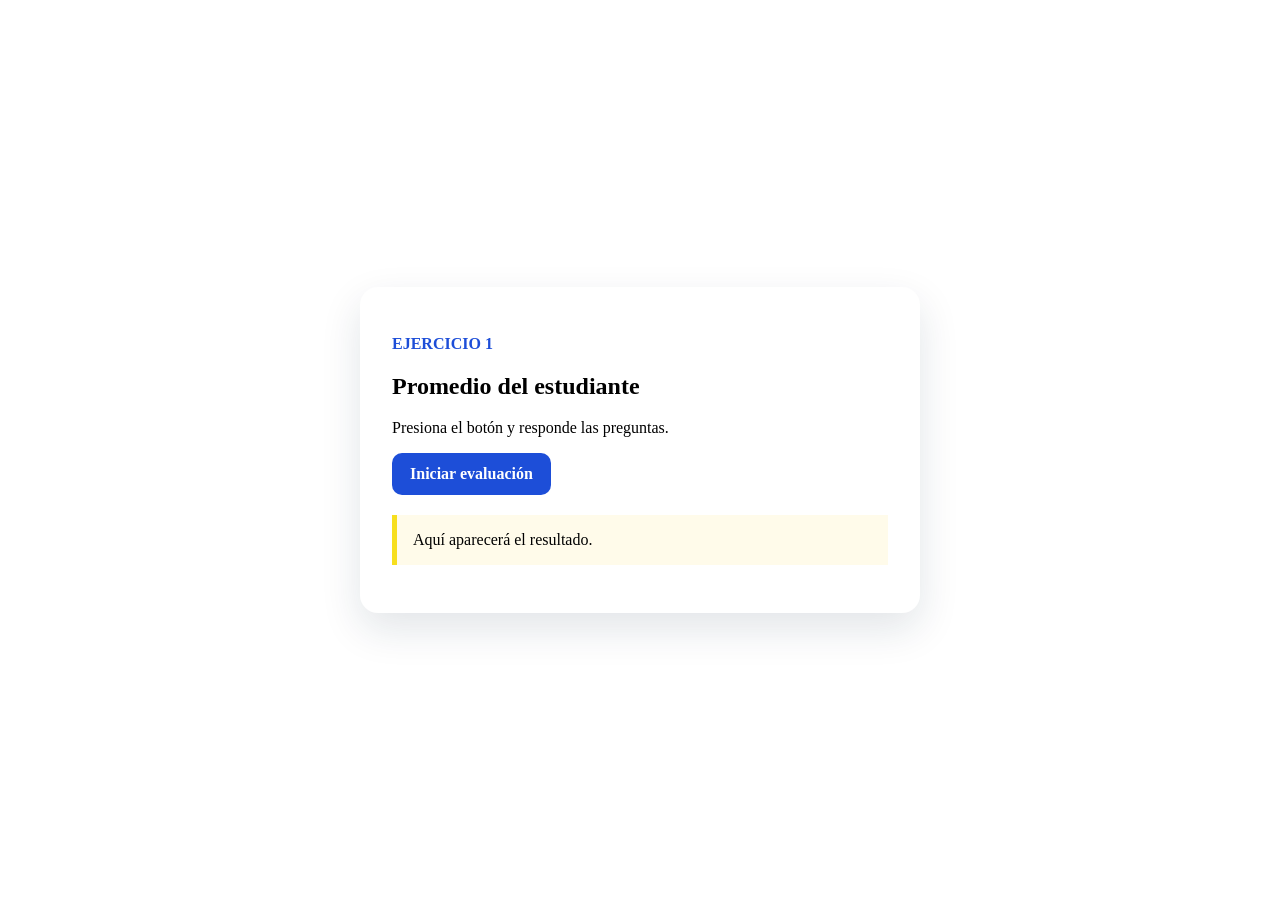
<file: laboratorio-javascript/ejercicio-01-interaccion/index.html>
<!DOCTYPE html> 
<html lang="es"> 
<head> 
  <meta charset="UTF-8"> 
  <meta name="viewport" content="width=device-width, initial-scale=1.0"> 
  <title>Promedio del estudiante</title> 
  <link rel="stylesheet" href="styles.css"> 
  <script src="app.js" defer></script> 
</head> 
<body> 
  <main class="contenedor"> 
    <section class="tarjeta"> 
      <p class="etiqueta">Ejercicio 1</p> 
      <h1>Promedio del estudiante</h1> 
      <p>Presiona el botón y responde las preguntas.</p> 
 
      <button id="btnIniciar" type="button">Iniciar evaluación</button> 
      <p id="salida" class="resultado" aria-live="polite"> 
        Aquí aparecerá el resultado. 
      </p> 
    </section> 
  </main> 
</body> 
</html>
</file>
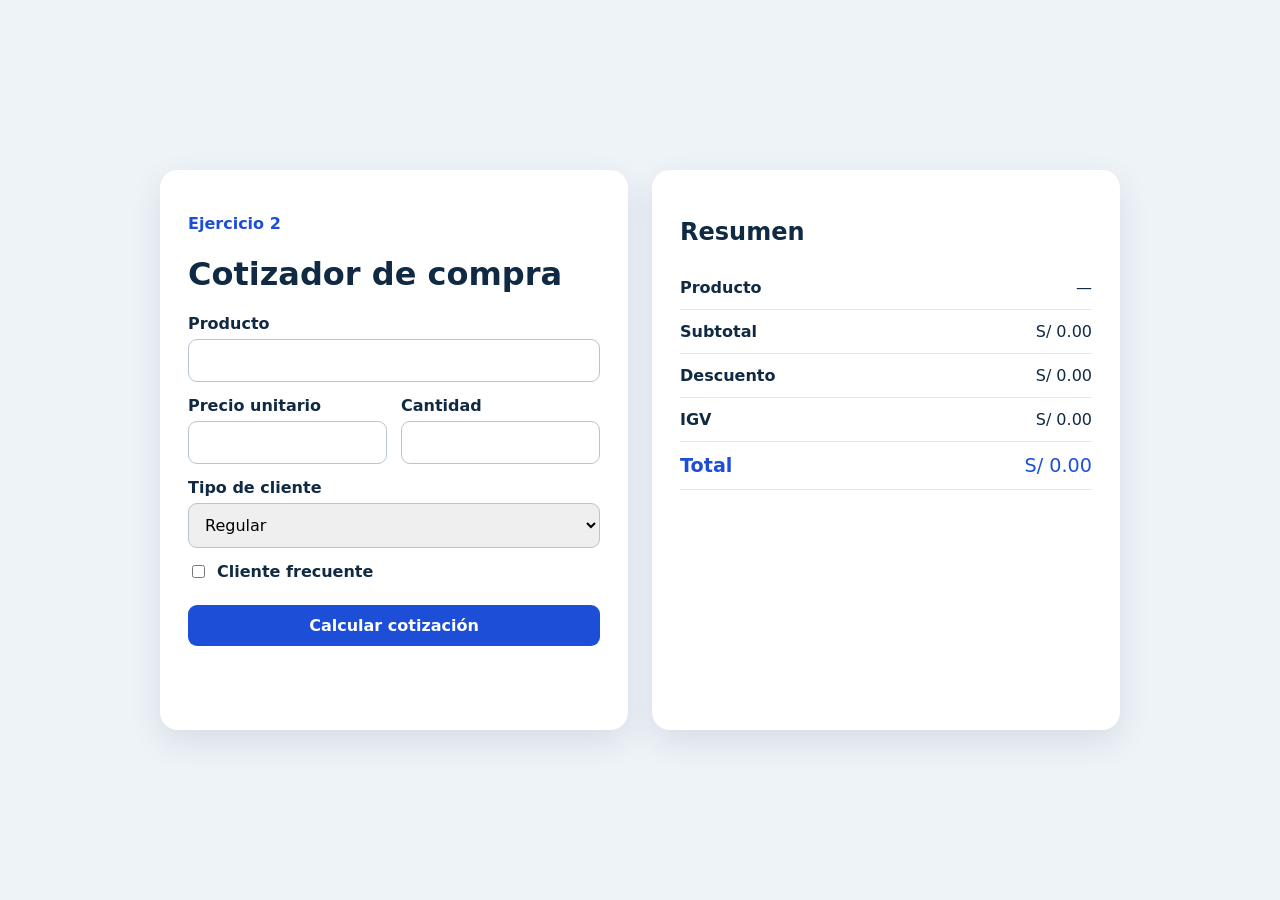
<file: laboratorio-javascript/ejercicio-02-cotizador/index.html>
<!DOCTYPE html> 
<html lang="es"> 
<head> 
  <meta charset="UTF-8"> 
  <meta name="viewport" content="width=device-width, initial-scale=1.0"> 
  <title>Cotizador de compra</title> 
  <link rel="stylesheet" href="styles.css"> 
  <script src="app.js" defer></script> 
</head> 
<body> 
  <main class="contenedor"> 
    <form id="formCotizador" class="panel"> 
      <p class="etiqueta">Ejercicio 2</p> 
      <h1>Cotizador de compra</h1> 
 
      <label for="producto">Producto</label> 
      <input id="producto" type="text" required> 
 
      <div class="fila"> 
        <div> 
          <label for="precio">Precio unitario</label> 
          <input id="precio" type="number" min="0.01" step="0.01" required> 
        </div> 
        <div> 
          <label for="cantidad">Cantidad</label> 
          <input id="cantidad" type="number" min="1" step="1" required> 
        </div> 
      </div> 
 
      <label for="tipoCliente">Tipo de cliente</label> 
      <select id="tipoCliente"> 
        <option value="regular">Regular</option> 
        <option value="corporativo">Corporativo</option> 
      </select> 
 
      <label class="check"> 
        <input id="esFrecuente" type="checkbox"> 
        Cliente frecuente 
      </label> 
 
      <button type="submit">Calcular cotización</button> 
      <p id="mensajeError" class="error" aria-live="assertive"></p> 
    </form> 
 
    <section class="panel resumen" aria-labelledby="tituloResumen"> 
      <h2 id="tituloResumen">Resumen</h2> 
      <dl> 
        <div><dt>Producto</dt><dd id="resProducto">—</dd></div> 
        <div><dt>Subtotal</dt><dd id="resSubtotal">S/ 0.00</dd></div> 
        <div><dt>Descuento</dt><dd id="resDescuento">S/ 0.00</dd></div> 
        <div><dt>IGV</dt><dd id="resIgv">S/ 0.00</dd></div> 
        <div class="total"><dt>Total</dt><dd id="resTotal">S/ 0.00</dd></div> 
     </dl> 
    </section> 
  </main> 
</body> 
</html>
</file>
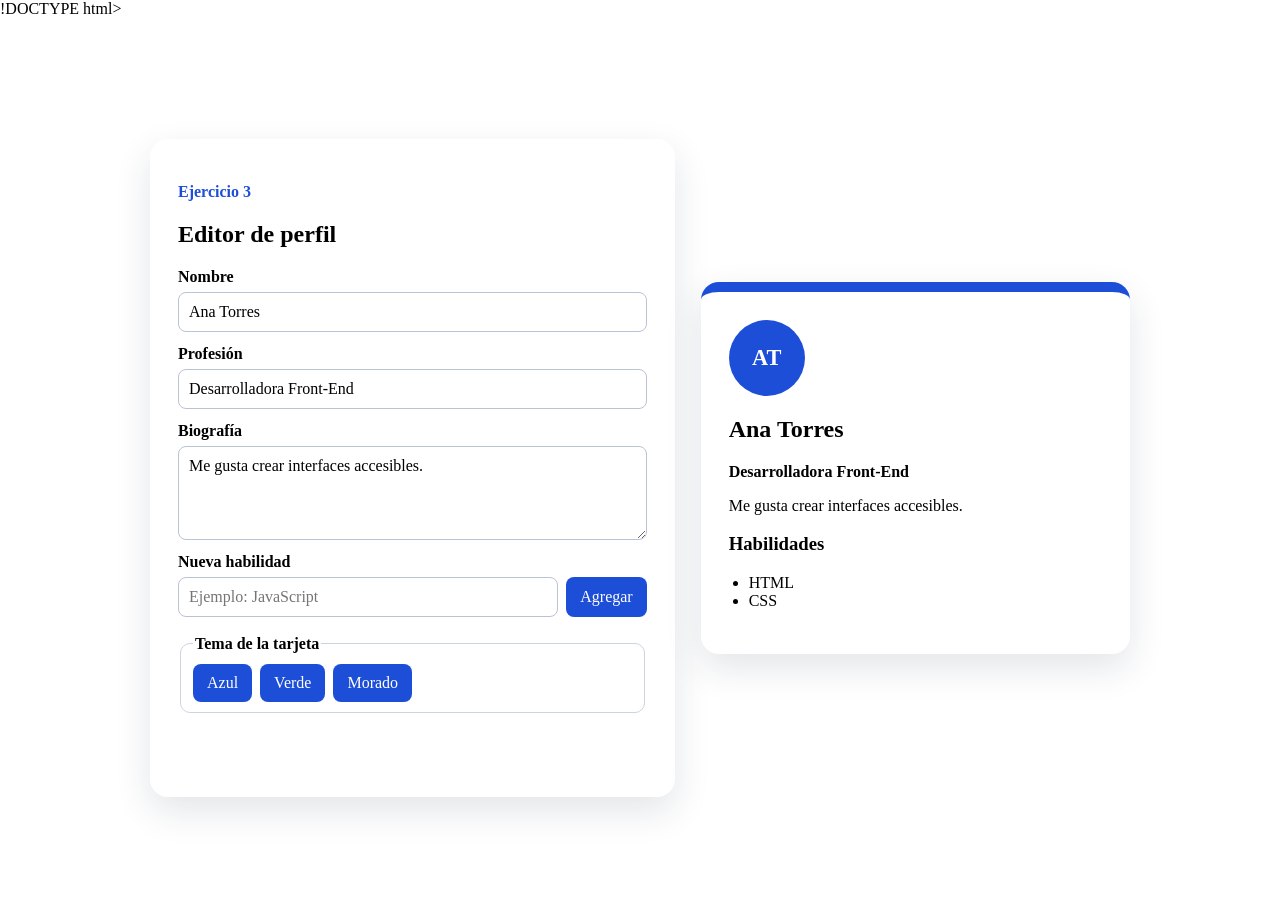
<file: laboratorio-javascript/ejercicio-03-editor-dom/index.html>
!DOCTYPE html> 
<html lang="es"> 
<head> 
  <meta charset="UTF-8"> 
  <meta name="viewport" content="width=device-width, initial-scale=1.0"> 
  <title>Editor de perfil</title> 
  <link rel="stylesheet" href="styles.css"> 
  <script src="app.js" defer></script> 
</head> 
<body> 
  <main class="contenedor"> 
    <section class="panel controles"> 
      <p class="etiqueta">Ejercicio 3</p> 
      <h1>Editor de perfil</h1> 
 
      <label for="nombre">Nombre</label> 
      <input id="nombre" value="Ana Torres"> 
 
      <label for="profesion">Profesión</label> 
      <input id="profesion" value="Desarrolladora Front-End"> 
 
      <label for="biografia">Biografía</label> 
      <textarea id="biografia" rows="4">Me gusta crear interfaces accesibles.</textarea> 
 
      <label for="habilidad">Nueva habilidad</label> 
      <div class="fila"> 
        <input id="habilidad" placeholder="Ejemplo: JavaScript"> 
        <button id="btnAgregar" type="button">Agregar</button> 
      </div> 
 
      <fieldset> 
        <legend>Tema de la tarjeta</legend> 
        <div class="temas"> 
          <button type="button" class="btnTema" data-tema="azul">Azul</button> 
          <button type="button" class="btnTema" data-tema="verde">Verde</button> 
          <button type="button" class="btnTema" data-tema="morado">Morado</button> 
        </div> 
      </fieldset> 
 
      <p id="estado" class="estado" aria-live="polite"></p> 
    </section> 
 
    <article id="tarjetaPerfil" class="perfil tema-azul"> 
      <div class="avatar" aria-hidden="true">AT</div> 
      <h2 id="vistaNombre">Ana Torres</h2> 
      <p id="vistaProfesion" class="profesion">Desarrolladora Front-End</p> 
      <p id="vistaBiografia">Me gusta crear interfaces accesibles.</p> 
      <h3>Habilidades</h3> 
      <ul id="listaHabilidades"></ul> 
    </article> 
  </main> 
</body> 
</html>
</file>
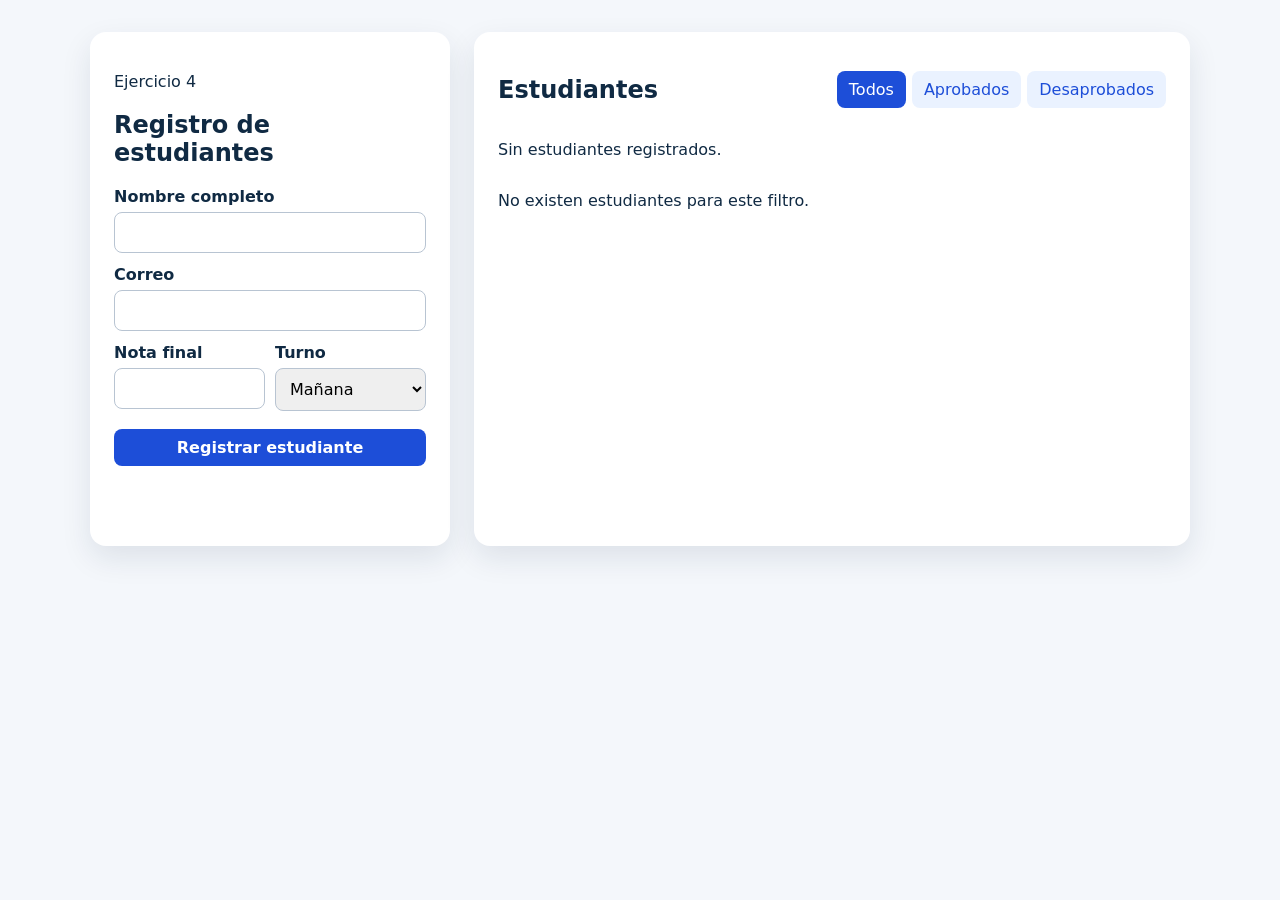
<file: laboratorio-javascript/ejercicio-04-estudiantes/index.html>
<!DOCTYPE html> 
<html lang="es"> 
<head> 
  <meta charset="UTF-8"> 
  <meta name="viewport" content="width=device-width, initial-scale=1.0"> 
  <title>Registro de estudiantes</title> 
  <link rel="stylesheet" href="styles.css"> 
  <script src="app.js" defer></script> 
</head> 
<body> 
  <main class="contenedor"> 
    <section class="panel"> 
      <p class="etiqueta">Ejercicio 4</p> 
      <h1>Registro de estudiantes</h1> 
 
      <form id="formEstudiante"> 
        <label for="nombre">Nombre completo</label> 
        <input id="nombre" required> 
 
        <label for="correo">Correo</label> 
        <input id="correo" type="email" required> 
 
        <div class="fila"> 
          <div> 
            <label for="nota">Nota final</label> 
            <input id="nota" type="number" min="0" max="20" step="0.1" required> 
          </div> 
          <div> 
            <label for="turno">Turno</label> 
            <select id="turno"> 
              <option value="Mañana">Mañana</option> 
              <option value="Noche">Noche</option> 
            </select> 
          </div> 
        </div> 
 
        <button type="submit">Registrar estudiante</button> 
        <p id="mensaje" class="mensaje" aria-live="polite"></p> 
      </form> 
    </section> 
 
    <section class="panel listado"> 
      <div class="barra"> 
        <h2>Estudiantes</h2> 
        <div class="filtros" aria-label="Filtros"> 
          <button type="button" class="btnFiltro activo" data-filtro="todos">Todos</button> 
          <button type="button" class="btnFiltro" data-filtro="aprobados">Aprobados</button> 
          <button type="button" class="btnFiltro" data-filtro="desaprobados">Desaprobados</button> 
        </div> 
      </div> 
 
      <p id="estadisticas">Sin estudiantes registrados.</p> 
      <div id="listaEstudiantes" class="tarjetas"></div> 
    </section> 
  </main> 
</body> 
</html>
</file>
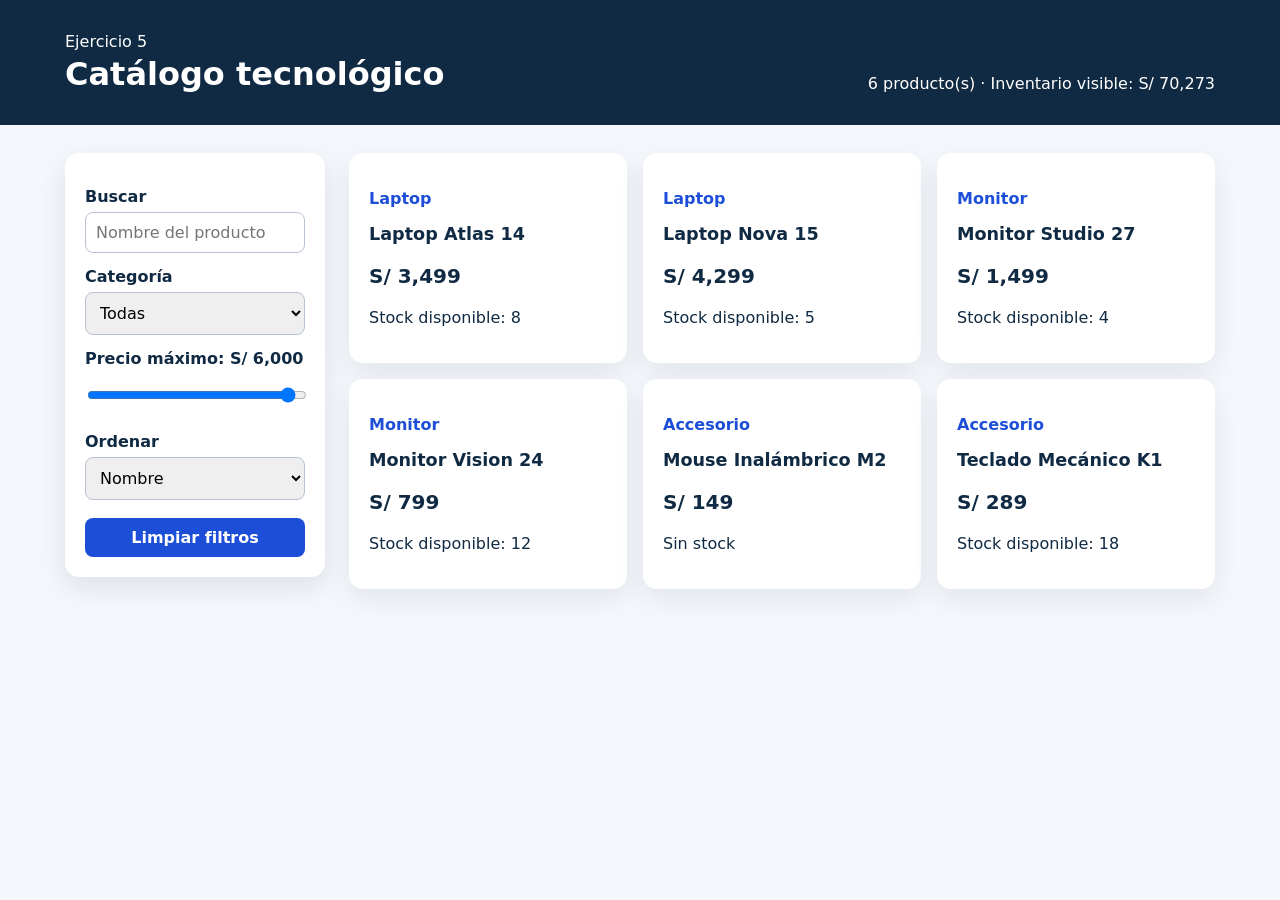
<file: laboratorio-javascript/ejercicio-05-catalogo/index.html>
<!DOCTYPE html> 
<html lang="es"> 
<head> 
  <meta charset="UTF-8"> 
  <meta name="viewport" content="width=device-width, initial-scale=1.0"> 
  <title>Catálogo tecnológico</title> 
  <link rel="stylesheet" href="styles.css"> 
  <script src="app.js" defer></script> 
</head> 
<body> 
  <header class="cabecera"> 
    <div> 
      <p>Ejercicio 5</p> 
      <h1>Catálogo tecnológico</h1> 
    </div> 
    <p id="resumenCatalogo">0 productos</p> 
  </header> 
 
  <main class="contenedor"> 
    <aside class="filtros"> 
      <label for="busqueda">Buscar</label> 
      <input id="busqueda" type="search" placeholder="Nombre del producto"> 
 
      <label for="categoria">Categoría</label> 
      <select id="categoria"> 
        <option value="todas">Todas</option> 
        <option value="Laptop">Laptop</option> 
        <option value="Monitor">Monitor</option> 
        <option value="Accesorio">Accesorio</option> 
      </select> 
 
      <label for="precioMaximo">Precio máximo: <span id="valorPrecio">S/ 6000</span></label> 
      <input id="precioMaximo" type="range" min="100" max="6000" step="100" value="6000"> 
 
      <label for="orden">Ordenar</label> 
      <select id="orden"> 
        <option value="nombre">Nombre</option> 
        <option value="precio-asc">Menor precio</option> 
        <option value="precio-desc">Mayor precio</option> 
      </select> 
 
      <button id="btnLimpiar" type="button">Limpiar filtros</button> 
    </aside> 
 
    <section> 
      <div id="listaProductos" class="productos"></div> 
    </section> 
  </main> 
</body> 
</html>
</file>
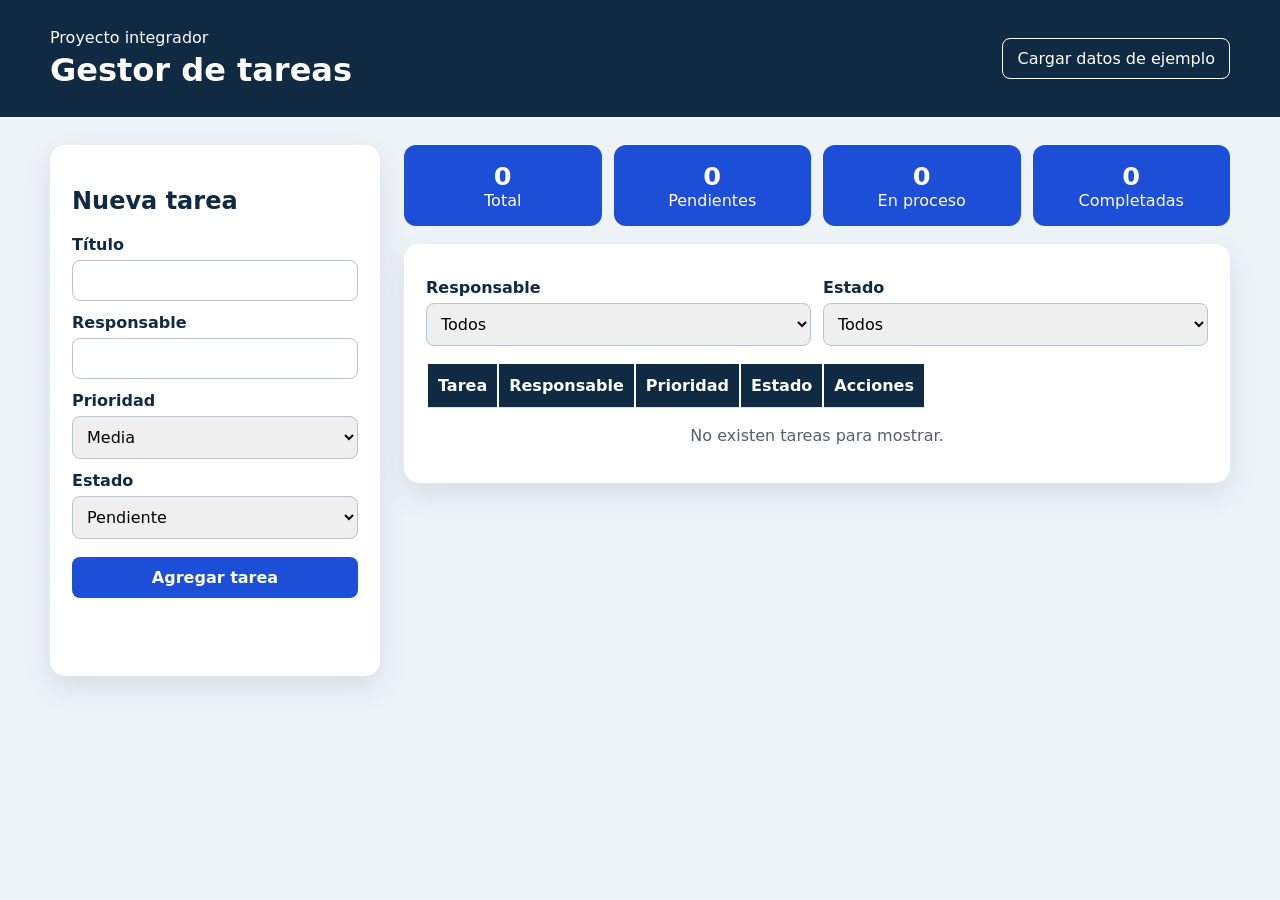
<file: laboratorio-javascript/proyecto-final-tareas/index.html>
<!DOCTYPE html> 
<html lang="es"> 
<head> 
  <meta charset="UTF-8"> 
  <meta name="viewport" content="width=device-width, initial-scale=1.0"> 
  <title>Gestor de tareas</title> 
  <link rel="stylesheet" href="styles.css"> 
  <script src="app.js" defer></script> 
</head> 
<body> 
  <header class="cabecera"> 
    <div> 
      <p>Proyecto integrador</p> 
      <h1>Gestor de tareas</h1> 
    </div> 
    <button id="btnDatosDemo" type="button">Cargar datos de ejemplo</button> 
  </header> 
 
  <main class="contenedor"> 
    <section class="panel formulario-panel"> 
      <h2>Nueva tarea</h2> 
      <form id="formTarea"> 
        <label for="titulo">Título</label> 
        <input id="titulo" maxlength="80" required> 
 
        <label for="responsable">Responsable</label> 
        <input id="responsable" maxlength="50" required> 
 
        <label for="prioridad">Prioridad</label> 
        <select id="prioridad"> 
          <option value="Baja">Baja</option> 
          <option value="Media" selected>Media</option> 
          <option value="Alta">Alta</option> 
        </select> 
 
        <label for="estado">Estado</label> 
        <select id="estado"> 
          <option value="Pendiente">Pendiente</option> 
          <option value="En proceso">En proceso</option> 
          <option value="Completada">Completada</option> 
        </select> 
 
        <button type="submit">Agregar tarea</button> 
        <p id="mensaje" class="mensaje" aria-live="polite"></p> 
      </form> 
    </section> 
   <section class="contenido"> 
      <section class="estadisticas" aria-label="Estadísticas"> 
        <article><strong id="totalTareas">0</strong><span>Total</span></article> 
        <article><strong id="totalPendientes">0</strong><span>Pendientes</span></article> 
        <article><strong id="totalProceso">0</strong><span>En proceso</span></article> 
        <article><strong id="totalCompletadas">0</strong><span>Completadas</span></article> 
      </section> 
 
      <section class="panel"> 
        <div class="barra-filtros"> 
          <div> 
            <label for="filtroResponsable">Responsable</label> 
            <select id="filtroResponsable"> 
              <option value="todos">Todos</option> 
            </select> 
          </div> 
          <div> 
            <label for="filtroEstado">Estado</label> 
            <select id="filtroEstado"> 
              <option value="todos">Todos</option> 
              <option value="Pendiente">Pendiente</option> 
              <option value="En proceso">En proceso</option> 
              <option value="Completada">Completada</option> 
            </select> 
          </div> 
        </div> 
 
        <div class="tabla-contenedor"> 
          <table> 
            <thead> 
              <tr> 
                <th>Tarea</th> 
                <th>Responsable</th> 
                <th>Prioridad</th> 
                <th>Estado</th> 
                <th>Acciones</th> 
              </tr> 
            </thead> 
            <tbody id="cuerpoTabla"></tbody> 
          </table> 
        </div> 
        <p id="sinTareas" class="sin-tareas">No existen tareas para mostrar.</p> 
      </section> 
    </section> 
  </main> 
</body> 
</html>
</file>
<file: laboratorio-javascript/ejercicio-01-interaccion/styles.css>
root { 
  font-family: system-ui, sans-serif; 
  color: #102a43; 
  background: #f4f7fb; 
} 
 
* { 
  box-sizing: border-box; 
} 
 
body { 
  margin: 0;
  min-height: 100vh; 
} 
 
.contenedor { 
  min-height: 100vh; 
  display: grid; 
  place-items: center; 
  padding: 24px; 
} 
 
.tarjeta { 
  width: min(100%, 560px); 
  padding: 32px; 
  border-radius: 18px; 
  background: #ffffff; 
  box-shadow: 0 16px 40px rgba(16, 42, 67, 0.12); 
} 
 
.etiqueta { 
  color: #1d4ed8; 
  font-weight: 700; 
  text-transform: uppercase; 
} 
 
button { 
  border: 0; 
  border-radius: 10px; 
  padding: 12px 18px; 
  color: #ffffff; 
  background: #1d4ed8; 
  font: inherit; 
  font-weight: 700; 
  cursor: pointer; 
} 
 
button:hover { 
  background: #1e40af; 
} 
 
.resultado { 
  margin-top: 20px; 
  padding: 16px; 
  border-left: 5px solid #f7df1e; 
  background: #fffbea; 
}
</file>
<file: laboratorio-javascript/ejercicio-02-cotizador/styles.css>
:root { 
  font-family: system-ui, sans-serif; 
  color: #102a43; 
  background: #eef3f8; 
} 
 
* { box-sizing: border-box; } 
body { margin: 0; } 
 
.contenedor { 
  width: min(100% - 32px, 960px); 
  min-height: 100vh; 
  margin-inline: auto; 
  display: grid; 
  grid-template-columns: repeat(2, 1fr); 
  gap: 24px; 
  align-content: center; 
  padding-block: 32px; 
} 
 
.panel { 
  padding: 28px; 
  border-radius: 18px; 
  background: #ffffff; 
  box-shadow: 0 12px 32px rgba(16, 42, 67, 0.1); 
} 
 
.etiqueta { color: #1d4ed8; font-weight: 800; } 
label { display: block; margin: 14px 0 6px; font-weight: 700; } 
 
input, select, button { 
  width: 100%; 
  padding: 11px 12px; 
  border: 1px solid #b8c4d2; 
  border-radius: 9px; 
  font: inherit; 
} 
 
.fila { display: grid; grid-template-columns: 1fr 1fr; gap: 14px; } 
.check { display: flex; gap: 9px; align-items: center; } 
.check input { width: auto; } 
button { margin-top: 18px; border: 0; color: white; background: #1d4ed8; font-weight: 800; cursor: pointer; } 
.error { min-height: 24px; color: #b91c1c; } 
 
dl div { display: flex; justify-content: space-between; padding: 12px 0; border-bottom: 1px solid #e2e8f0; } 
dt { font-weight: 700; } 
dd { margin: 0; } 
.total { font-size: 1.2rem; color: #1d4ed8; } 
 
@media (max-width: 720px) { 
  .contenedor { grid-template-columns: 1fr; } 
  .fila { grid-template-columns: 1fr; } 
}
</file>
<file: laboratorio-javascript/ejercicio-03-editor-dom/styles.css>
root { font-family: system-ui, sans-serif; color: #102a43; background: #f4f7fb; } 
* { box-sizing: border-box; } 
body { margin: 0; } 
 
.contenedor { 
  width: min(100% - 32px, 980px); 
  min-height: 100vh; 
  margin-inline: auto; 
  display: grid; 
  grid-template-columns: 1.1fr 0.9fr; 
  gap: 26px; 
  align-items: center; 
  padding-block: 32px; 
} 
 
.panel, .perfil { 
  padding: 28px; 
  border-radius: 18px; 
  background: #fff; 
  box-shadow: 0 14px 36px rgba(16, 42, 67, 0.12); 
} 
 
.etiqueta { color: #1d4ed8; font-weight: 800; } 
label, legend { display: block; margin: 13px 0 6px; font-weight: 700; } 
input, textarea, button { font: inherit; } 
input, textarea { width: 100%; padding: 10px; border: 1px solid #b8c4d2; border-radius: 8px; } 
.fila { display: grid; grid-template-columns: 1fr auto; gap: 8px; } 
button { padding: 10px 14px; border: 0; border-radius: 8px; color: #fff; background: #1d4ed8; cursor: pointer; } 
fieldset { margin-top: 18px; border: 1px solid #cbd5e1; border-radius: 10px; } 
.temas { display: flex; gap: 8px; flex-wrap: wrap; } 
.estado { min-height: 24px; color: #15803d; } 
.avatar { width: 76px; height: 76px; display: grid; place-items: center; border-radius: 50%; color: #fff; font-weight: 900; font-size: 1.4rem; } 
.profesion { font-weight: 700; } 
.perfil ul { padding-left: 20px; } 
.tema-azul { border-top: 10px solid #1d4ed8; } 
.tema-azul .avatar { background: #1d4ed8; } 
.tema-verde { border-top: 10px solid #15803d; } 
.tema-verde .avatar { background: #15803d; } 
.tema-morado { border-top: 10px solid #6d28d9; } 
.tema-morado .avatar { background: #6d28d9; } 
 
@media (max-width: 760px) { 
  .contenedor { grid-template-columns: 1fr; } 
}
</file>
<file: laboratorio-javascript/ejercicio-04-estudiantes/styles.css>
:root { font-family: system-ui, sans-serif; color: #102a43; background: #f4f7fb; } 
* { box-sizing: border-box; } 
body { margin: 0; } 
.contenedor { width: min(100% - 32px, 1100px); margin: 32px auto; display: grid; grid-template-columns: 360px 
1fr; gap: 24px; } 
.panel { padding: 24px; border-radius: 16px; background: #fff; box-shadow: 0 12px 30px rgba(16,42,67,.1); } 
etiqueta { color: #1d4ed8; font-weight: 800; } 
label { display: block; margin: 12px 0 6px; font-weight: 700; } 
input, select, button { font: inherit; } 
input, select { width: 100%; padding: 10px; border: 1px solid #b8c4d2; border-radius: 8px; } 
.fila { display: grid; grid-template-columns: 1fr 1fr; gap: 10px; } 
button { padding: 9px 12px; border: 0; border-radius: 8px; color: #fff; background: #1d4ed8; cursor: pointer; } 
form > button { width: 100%; margin-top: 18px; font-weight: 800; } 
.mensaje { min-height: 24px; color: #15803d; } 
.barra { display: flex; justify-content: space-between; gap: 16px; align-items: center; flex-wrap: wrap; } 
.filtros { display: flex; gap: 6px; flex-wrap: wrap; } 
.btnFiltro { color: #1d4ed8; background: #eaf2ff; } 
.btnFiltro.activo { color: #fff; background: #1d4ed8; } 
.tarjetas { display: grid; gap: 12px; } 
.estudiante { padding: 16px; border: 1px solid #d8e1ea; border-radius: 12px; } 
.estudiante h3 { margin: 0 0 6px; } 
.aprobado { border-left: 6px solid #15803d; } 
.desaprobado { border-left: 6px solid #b91c1c; } 
 
@media (max-width: 820px) { 
  .contenedor { grid-template-columns: 1fr; } 
}
</file>
<file: laboratorio-javascript/ejercicio-05-catalogo/styles.css>
:root { font-family: system-ui, sans-serif; color: #102a43; background: #f4f7fb; } 
* { box-sizing: border-box; } 
body { margin: 0; } 
.cabecera { display: flex; justify-content: space-between; align-items: end; gap: 20px; padding: 28px max(24px, 
calc((100% - 1150px) / 2)); color: #fff; background: #102a43; } 
.cabecera h1, .cabecera p { margin: 4px 0; } 
.contenedor { width: min(100% - 32px, 1150px); margin: 28px auto; display: grid; grid-template-columns: 260px 
1fr; gap: 24px; } 
.filtros { align-self: start; padding: 20px; border-radius: 14px; background: #fff; box-shadow: 0 10px 28px 
rgba(16,42,67,.1); } 
label { display: block; margin: 14px 0 6px; font-weight: 700; } 
input, select, button { width: 100%; padding: 10px; border: 1px solid #b8c4d2; border-radius: 8px; font: 
inherit; } 
button { margin-top: 18px; border: 0; color: #fff; background: #1d4ed8; font-weight: 800; cursor: pointer; } 
.productos { display: grid; grid-template-columns: repeat(3, 1fr); gap: 16px; } 
.producto { padding: 20px; border-radius: 14px; background: #fff; box-shadow: 0 10px 28px rgba(16,42,67,.08); } 
.producto h2 { font-size: 1.1rem; } 
.categoria { color: #1d4ed8; font-weight: 800; } 
.precio { font-size: 1.25rem; font-weight: 900; } 
.sin-resultados { grid-column: 1 / -1; padding: 28px; text-align: center; background: #fff; border-radius: 14px; 
} 
 
@media (max-width: 900px) { 
  .productos { grid-template-columns: repeat(2, 1fr); } 
} 
@media (max-width: 680px) { 
  .contenedor { grid-template-columns: 1fr; } 
  .productos { grid-template-columns: 1fr; } 
}
</file>
<file: laboratorio-javascript/proyecto-final-tareas/styles.css>
:root { font-family: system-ui, sans-serif; color: #102a43; background: #eef3f8; } 
* { box-sizing: border-box; } 
body { margin: 0; } 
button, input, select { font: inherit; } 
.cabecera { display: flex; justify-content: space-between; gap: 20px; align-items: center; padding: 24px 
max(24px, calc((100% - 1180px) / 2)); color: #fff; background: #102a43; } 
.cabecera p, .cabecera h1 { margin: 4px 0; } 
.cabecera button { padding: 10px 14px; border: 1px solid #fff; border-radius: 8px; color: #fff; background: 
transparent; cursor: pointer; } 
.contenedor { width: min(100% - 32px, 1180px); margin: 28px auto; display: grid; grid-template-columns: 330px 
1fr; gap: 24px; } 
.panel { padding: 22px; border-radius: 15px; background: #fff; box-shadow: 0 12px 30px rgba(16,42,67,.1); } 
.formulario-panel { align-self: start; } 
label { display: block; margin: 12px 0 6px; font-weight: 700; } 
input, select { width: 100%; padding: 10px; border: 1px solid #b8c4d2; border-radius: 8px; } 
form button { width: 100%; margin-top: 18px; padding: 11px; border: 0; border-radius: 8px; color: #fff; 
background: #1d4ed8; font-weight: 800; cursor: pointer; } 
.mensaje { min-height: 24px; color: #15803d; } 
.estadisticas { display: grid; grid-template-columns: repeat(4, 1fr); gap: 12px; margin-bottom: 18px; } 
.estadisticas article { padding: 16px; border-radius: 12px; color: #fff; background: #1d4ed8; text-align: 
center; } 
.estadisticas strong { display: block; font-size: 1.6rem; } 
.barra-filtros { display: grid; grid-template-columns: 1fr 1fr; gap: 12px; margin-bottom: 16px; } 
.tabla-contenedor { overflow-x: auto; } 
able { width: 100%; border-collapse: collapse; } 
th, td { padding: 12px 10px; border-bottom: 1px solid #d8e1ea; text-align: left; vertical-align: top; } 
th { color: #fff; background: #102a43; } 
.acciones { display: flex; gap: 6px; flex-wrap: wrap; } 
.acciones button { padding: 7px 9px; border: 0; border-radius: 7px; cursor: pointer; } 
.btnCompletar { color: #fff; background: #15803d; } 
.btnEliminar { color: #fff; background: #b91c1c; } 
.etiqueta { display: inline-block; padding: 4px 8px; border-radius: 999px; font-size: .82rem; font-weight: 800; 
background: #eaf2ff; } 
.sin-tareas { text-align: center; color: #52606d; } 
 
@media (max-width: 900px) { 
  .contenedor { grid-template-columns: 1fr; } 
  .estadisticas { grid-template-columns: repeat(2, 1fr); } 
} 
@media (max-width: 560px) { 
  .barra-filtros, .estadisticas { grid-template-columns: 1fr; } 
}
</file>
